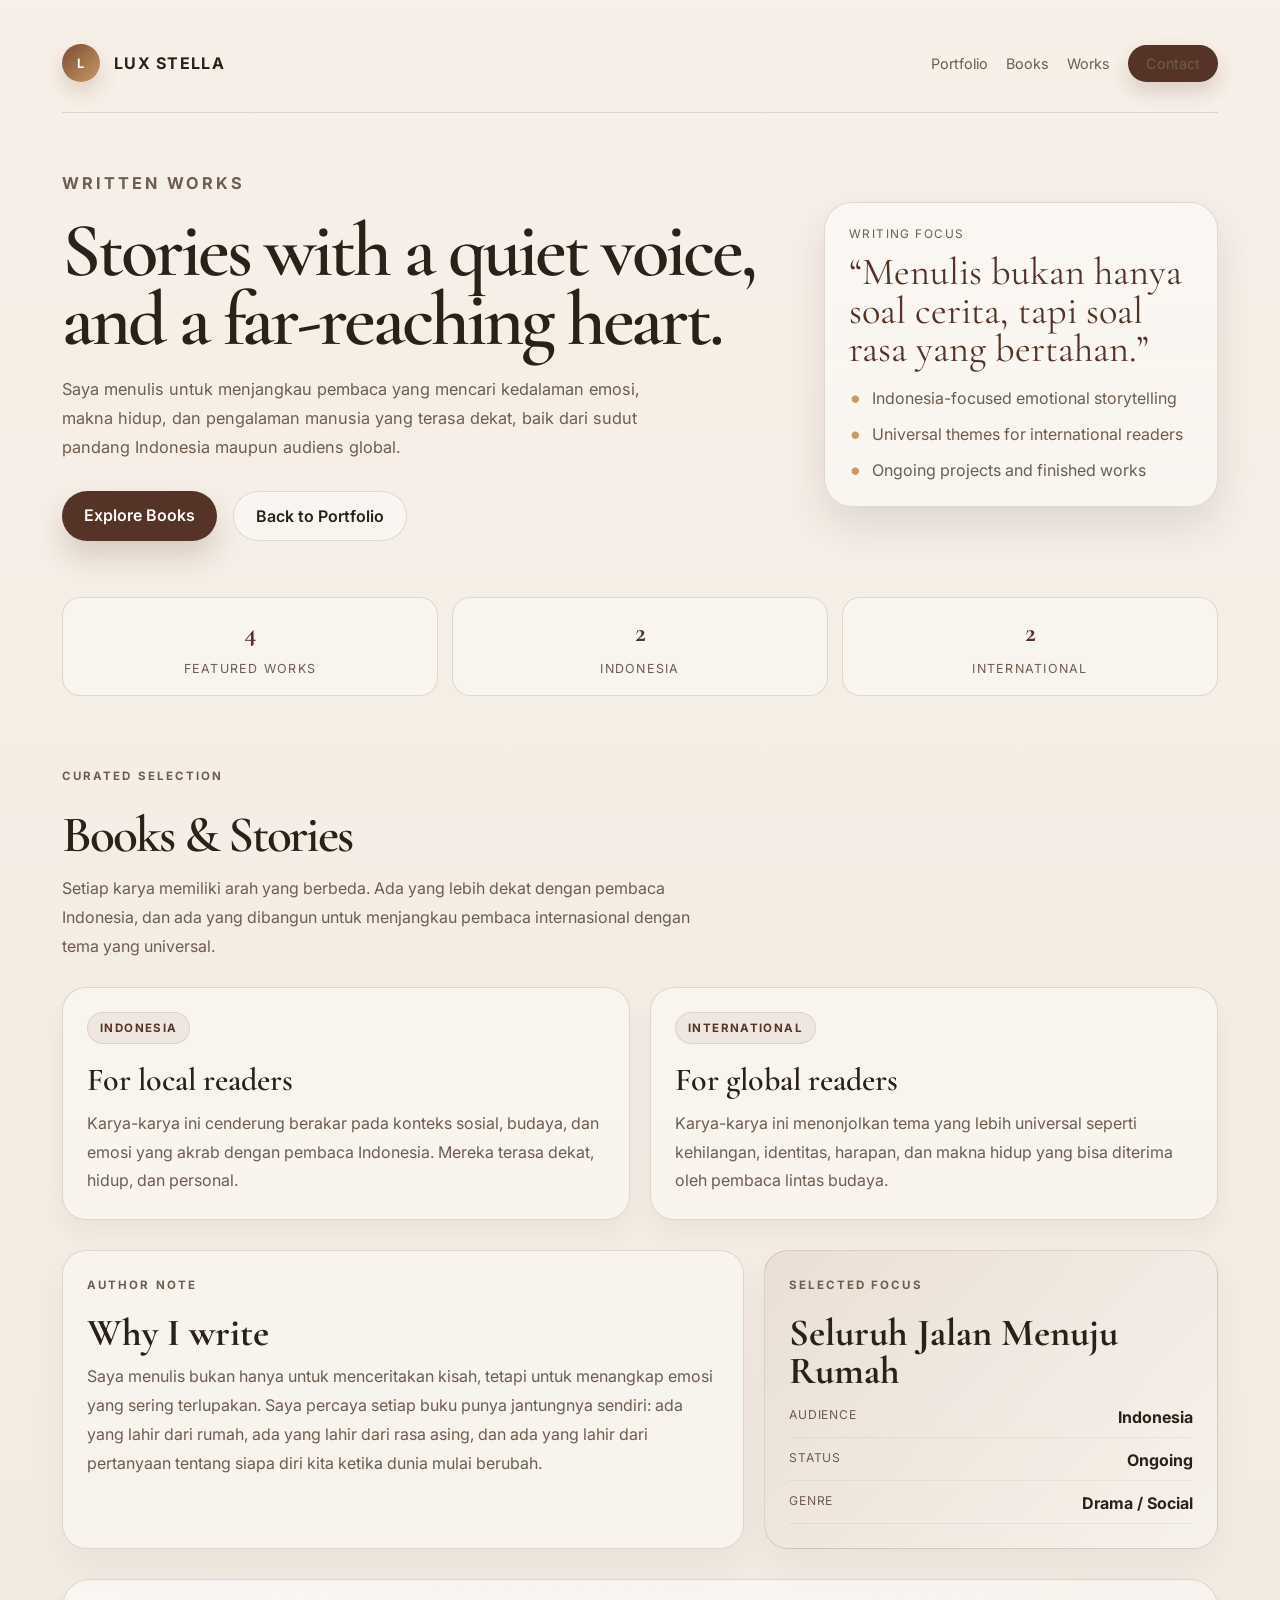
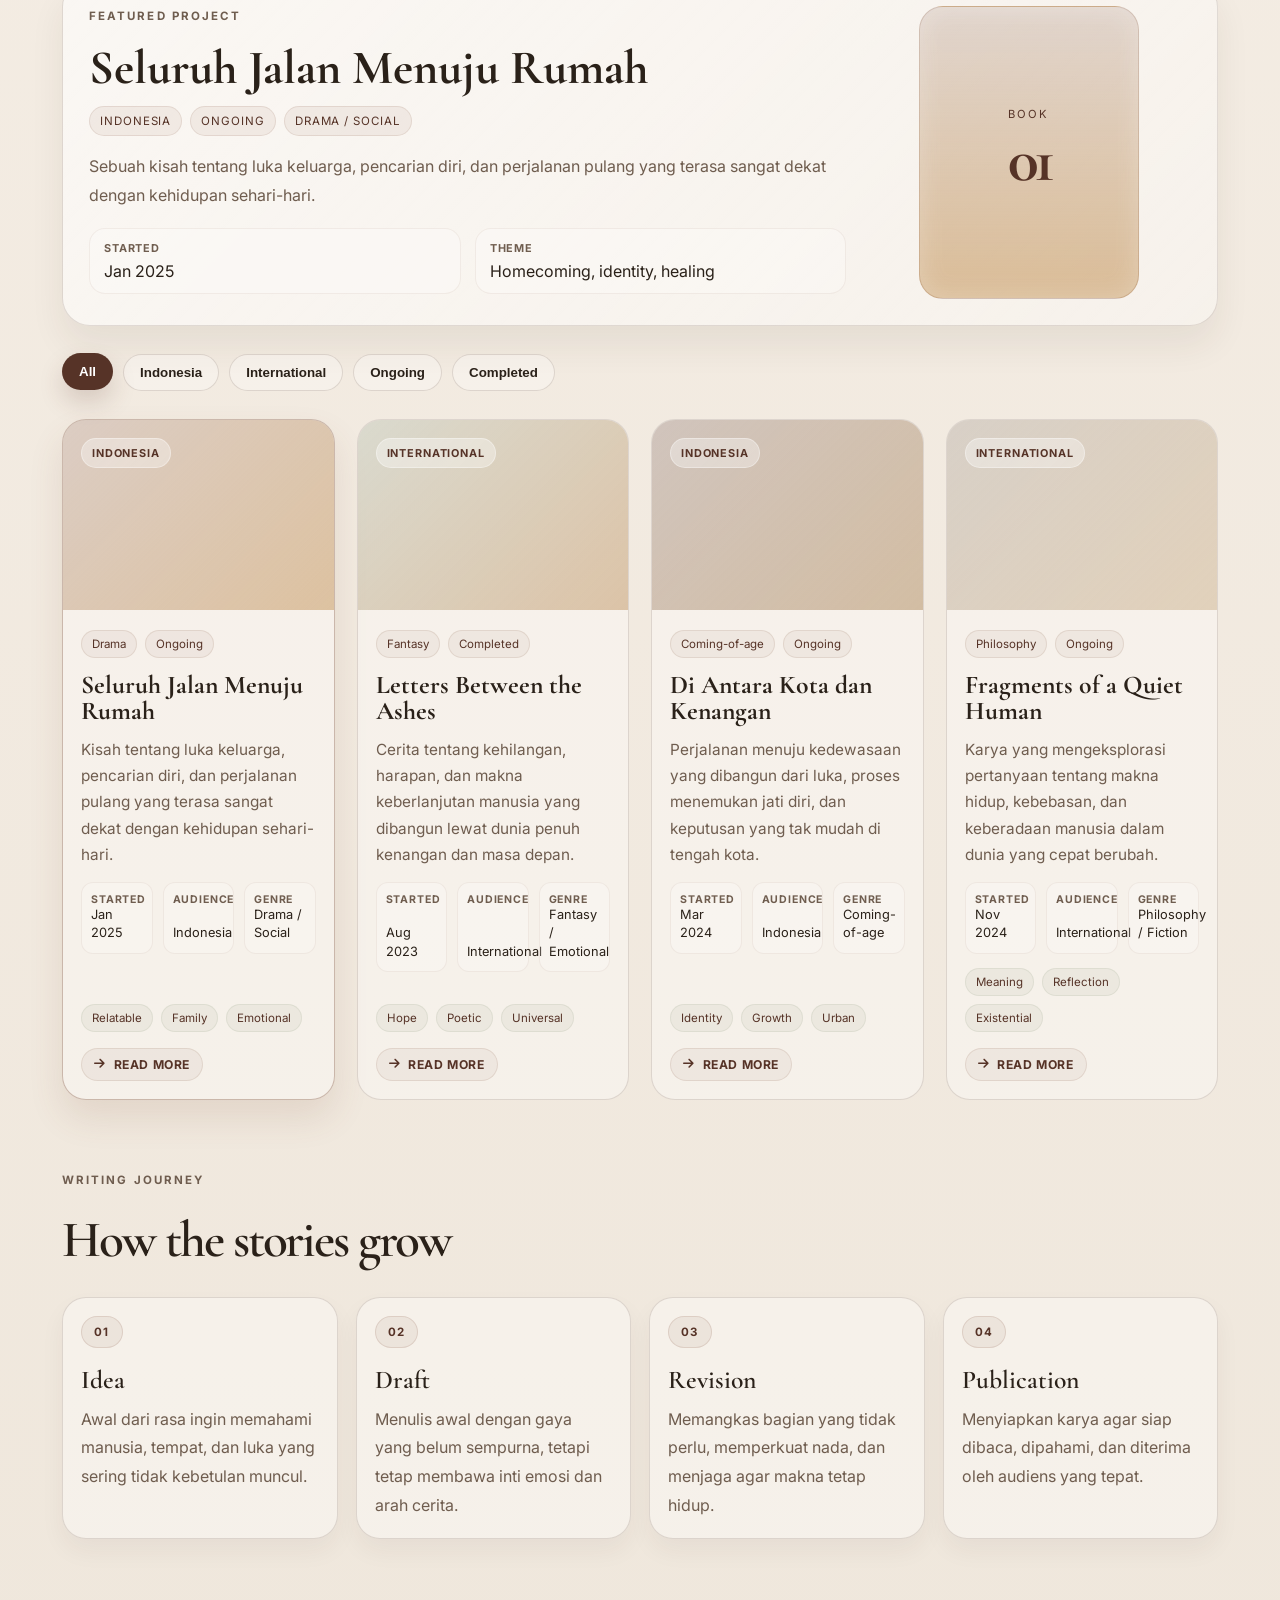
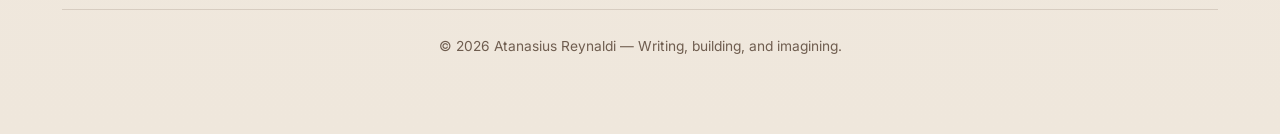
<file: books.html>
<!DOCTYPE html>
<html lang="id">
<head>
    <meta charset="UTF-8">
    <meta name="viewport" content="width=device-width, initial-scale=1.0">
    <title>Books | Atanasius Reynaldi</title>
    <meta name="description" content="Halaman buku dan karya tulis Atanasius Reynaldi, dengan pembagian audiens Indonesia dan internasional.">
    <link rel="preconnect" href="https://fonts.googleapis.com">
    <link rel="preconnect" href="https://fonts.gstatic.com" crossorigin>
    <link href="https://fonts.googleapis.com/css2?family=Cormorant+Garamond:wght@400;500;600;700&family=Inter:wght@400;500;600;700;800&display=swap" rel="stylesheet">
    <link rel="stylesheet" href="https://cdnjs.cloudflare.com/ajax/libs/font-awesome/6.5.0/css/all.min.css">
    <style>
        :root {
            --bg: #f3efe8;
            --bg-soft: #f9f5f0;
            --panel: rgba(255,255,255,0.5);
            --panel-strong: #f7f1e9;
            --text: #2a2119;
            --muted: #6f5d4f;
            --line: rgba(74, 52, 38, 0.15);
            --accent: #7a4b35;
            --accent-deep: #563327;
            --gold: #c89b63;
            --sage: #8f9b82;
            --shadow: rgba(58, 42, 31, 0.12);
        }

        * {
            box-sizing: border-box;
            margin: 0;
            padding: 0;
        }

        html {
            scroll-behavior: smooth;
        }

        body {
            font-family: 'Inter', sans-serif;
            background: linear-gradient(180deg, #f7f0e8 0%, #efe7dc 100%);
            color: var(--text);
        }

        body.loading {
            overflow: hidden;
        }

        a {
            color: inherit;
            text-decoration: none;
        }

        #loader {
            position: fixed;
            inset: 0;
            width: 100%;
            height: 100vh;
            background: linear-gradient(180deg, #d9c1a8 0%, #c8aa86 100%);
            display: flex;
            justify-content: center;
            align-items: center;
            z-index: 9999;
            transition: opacity 1s ease, visibility 1s ease;
        }

        #loader h1 {
            font-family: 'Cormorant Garamond', serif;
            font-size: clamp(2.2rem, 7vw, 4rem);
            color: #4b2d20;
            letter-spacing: 0.14em;
            text-transform: uppercase;
            font-weight: 600;
            animation: warmPulse 1.5s ease-in-out infinite;
        }

        #loader.hidden {
            opacity: 0;
            visibility: hidden;
        }

        @keyframes warmPulse {
            0%, 100% {
                opacity: 0.5;
                transform: scale(0.98);
            }
            50% {
                opacity: 1;
                transform: scale(1);
            }
        }

        .page-shell {
            max-width: 1200px;
            margin: 0 auto;
            padding: 24px 22px 80px;
        }

        .topbar {
            display: flex;
            justify-content: space-between;
            align-items: center;
            padding: 20px 0 30px;
            border-bottom: 1px solid var(--line);
        }

        .brand {
            display: flex;
            align-items: center;
            gap: 14px;
            font-weight: 700;
            letter-spacing: 0.08em;
            text-transform: uppercase;
        }

        .brand-mark {
            width: 38px;
            height: 38px;
            border-radius: 50%;
            background: linear-gradient(135deg, var(--accent) 0%, var(--gold) 100%);
            color: white;
            display: flex;
            align-items: center;
            justify-content: center;
            font-size: 0.8rem;
            box-shadow: 0 10px 20px rgba(122, 75, 53, 0.2);
        }

        .nav {
            display: flex;
            align-items: center;
            gap: 18px;
            flex-wrap: wrap;
        }

        .nav a {
            color: var(--muted);
            font-size: 0.9rem;
            transition: color 0.2s ease, transform 0.2s ease;
        }

        .nav a:hover {
            color: var(--accent-deep);
            transform: translateY(-1px);
        }

        .nav-cta {
            padding: 10px 18px;
            border-radius: 999px;
            background: var(--accent-deep);
            color: #fff;
            box-shadow: 0 10px 20px rgba(86, 51, 39, 0.18);
            transition: transform 0.2s ease, box-shadow 0.2s ease;
        }

        .nav-cta:hover {
            transform: translateY(-2px);
            box-shadow: 0 14px 24px rgba(86, 51, 39, 0.2);
        }

        .hero {
            display: grid;
            grid-template-columns: 1.3fr 0.7fr;
            gap: 30px;
            align-items: center;
            padding: 56px 0 30px;
            animation: fadeRise 0.7s ease both;
        }

        .eyebrow {
            color: var(--accent);
            letter-spacing: 0.18em;
            text-transform: uppercase;
            font-size: 0.72rem;
            font-weight: 700;
            margin-bottom: 18px;
        }

        h1 {
            font-family: 'Cormorant Garamond', serif;
            font-size: clamp(3rem, 6vw, 6rem);
            line-height: 0.9;
            letter-spacing: -0.04em;
            margin-bottom: 20px;
            font-weight: 600;
        }

        .hero p {
            max-width: 620px;
            color: var(--muted);
            line-height: 1.8;
            font-size: 1.02rem;
        }

        .hero-actions {
            display: flex;
            gap: 16px;
            flex-wrap: wrap;
            margin-top: 28px;
        }

        .primary-btn,
        .secondary-btn {
            padding: 14px 22px;
            border-radius: 999px;
            font-weight: 600;
            transition: transform 0.25s ease, box-shadow 0.25s ease, border-color 0.25s ease, background 0.25s ease;
        }

        .primary-btn {
            background: var(--accent-deep);
            color: #fff;
            box-shadow: 0 16px 28px rgba(86, 51, 39, 0.18);
        }

        .secondary-btn {
            border: 1px solid var(--line);
            background: rgba(255,255,255,0.4);
            color: var(--text);
        }

        .primary-btn:hover,
        .secondary-btn:hover {
            transform: translateY(-2px);
            box-shadow: 0 14px 24px rgba(86, 51, 39, 0.12);
        }

        .hero-card {
            background: linear-gradient(180deg, rgba(255,255,255,0.5), rgba(249,245,240,0.9));
            border: 1px solid var(--line);
            border-radius: 28px;
            padding: 24px;
            box-shadow: 0 18px 40px var(--shadow);
            transition: transform 0.25s ease, box-shadow 0.25s ease, border-color 0.25s ease;
        }

        .hero-card:hover {
            transform: translateY(-3px);
            border-color: rgba(122, 75, 53, 0.22);
            box-shadow: 0 22px 42px rgba(58, 42, 31, 0.09);
        }

        .hero-card .mini-title {
            font-size: 0.74rem;
            text-transform: uppercase;
            letter-spacing: 0.12em;
            color: var(--muted);
            margin-bottom: 12px;
        }

        .quote {
            font-family: 'Cormorant Garamond', serif;
            font-size: clamp(2rem, 3vw, 3rem);
            line-height: 1;
            margin-bottom: 18px;
            color: var(--accent-deep);
        }

        .hero-card ul {
            list-style: none;
            display: grid;
            gap: 12px;
            color: var(--muted);
        }

        .hero-card li {
            display: flex;
            align-items: center;
            gap: 10px;
        }

        .hero-card li::before {
            content: "•";
            color: var(--gold);
            font-size: 1.5rem;
            line-height: 1;
        }

        .stats {
            display: grid;
            grid-template-columns: repeat(3, minmax(0, 1fr));
            gap: 14px;
            margin-top: 26px;
        }

        .stat-box {
            background: rgba(255,255,255,0.34);
            border: 1px solid var(--line);
            border-radius: 18px;
            padding: 18px 14px;
            text-align: center;
        }

        .stat-box strong {
            display: block;
            font-size: 1.7rem;
            color: var(--accent-deep);
            margin-bottom: 8px;
            font-family: 'Cormorant Garamond', serif;
        }

        .stat-box span {
            font-size: 0.78rem;
            text-transform: uppercase;
            letter-spacing: 0.1em;
            color: var(--muted);
        }

        .section-title {
            margin-top: 70px;
            margin-bottom: 26px;
        }

        .section-title h2 {
            font-family: 'Cormorant Garamond', serif;
            font-size: clamp(2.5rem, 4vw, 4rem);
            font-weight: 600;
            letter-spacing: -0.04em;
            margin-bottom: 8px;
        }

        .section-title p {
            max-width: 640px;
            color: var(--muted);
            line-height: 1.8;
        }

        .audience-grid {
            display: grid;
            grid-template-columns: repeat(2, minmax(0, 1fr));
            gap: 20px;
            margin-bottom: 30px;
        }

        .audience-card {
            background: rgba(255,255,255,0.38);
            border: 1px solid var(--line);
            border-radius: 24px;
            padding: 24px;
            box-shadow: 0 12px 25px rgba(58, 42, 31, 0.05);
            animation: fadeRise 0.8s ease both;
        }

        .audience-card .label {
            display: inline-block;
            padding: 8px 12px;
            border-radius: 999px;
            background: rgba(122, 75, 53, 0.08);
            color: var(--accent-deep);
            border: 1px solid rgba(122, 75, 53, 0.14);
            margin-bottom: 16px;
            font-size: 0.72rem;
            text-transform: uppercase;
            letter-spacing: 0.12em;
            font-weight: 700;
        }

        .audience-card h3 {
            font-size: clamp(1.5rem, 3vw, 2rem);
            font-family: 'Cormorant Garamond', serif;
            margin-bottom: 10px;
            font-weight: 600;
        }

        .audience-card p {
            color: var(--muted);
            line-height: 1.8;
        }

        .filters {
            display: flex;
            flex-wrap: wrap;
            gap: 10px;
            margin: 16px 0 28px;
        }

        .filter-btn {
            border: 1px solid var(--line);
            background: rgba(255,255,255,0.3);
            color: var(--text);
            padding: 10px 16px;
            border-radius: 999px;
            cursor: pointer;
            transition: transform 0.2s ease, box-shadow 0.2s ease, background 0.2s ease, color 0.2s ease;
            font-weight: 600;
        }

        .filter-btn.active,
        .filter-btn:hover {
            background: var(--accent-deep);
            color: white;
            border-color: transparent;
            box-shadow: 0 12px 25px rgba(86, 51, 39, 0.18);
            transform: translateY(-1px);
        }

        .books-grid {
            display: grid;
            grid-template-columns: repeat(auto-fit, minmax(270px, 1fr));
            gap: 22px;
        }

        .spotlight {
            margin: 18px 0 28px;
        }

        .spotlight-panel {
            display: grid;
            grid-template-columns: 1.4fr 0.6fr;
            gap: 20px;
            background: linear-gradient(135deg, rgba(255,255,255,0.6), rgba(255,255,255,0.35));
            border: 1px solid var(--line);
            border-radius: 28px;
            padding: 26px;
            box-shadow: 0 20px 35px rgba(58, 42, 31, 0.07);
        }

        .author-note {
            display: grid;
            grid-template-columns: 1.2fr 0.8fr;
            gap: 20px;
            margin: 8px 0 30px;
        }

        .note-panel,
        .detail-panel {
            background: rgba(255,255,255,0.36);
            border: 1px solid var(--line);
            border-radius: 24px;
            padding: 24px;
            box-shadow: 0 18px 35px rgba(58, 42, 31, 0.05);
        }

        .note-panel h3,
        .detail-panel h3 {
            font-family: 'Cormorant Garamond', serif;
            font-size: clamp(2rem, 3vw, 2.8rem);
            margin-bottom: 10px;
            line-height: 1;
        }

        .note-panel p,
        .detail-panel p {
            color: var(--muted);
            line-height: 1.8;
        }

        .detail-panel {
            background: linear-gradient(135deg, rgba(122, 75, 53, 0.08), rgba(255,255,255,0.32));
        }

        .detail-panel .detail-list {
            list-style: none;
            margin-top: 16px;
            display: grid;
            gap: 12px;
        }

        .detail-panel .detail-list li {
            display: flex;
            justify-content: space-between;
            gap: 12px;
            padding-bottom: 10px;
            border-bottom: 1px solid rgba(122, 75, 53, 0.08);
            color: var(--text);
        }

        .detail-panel .detail-list span:first-child {
            color: var(--muted);
            font-size: 0.76rem;
            letter-spacing: 0.08em;
            text-transform: uppercase;
        }

        .spotlight-copy h3 {
            font-size: clamp(2.2rem, 4vw, 3rem);
            font-family: 'Cormorant Garamond', serif;
            line-height: 1;
            margin-bottom: 14px;
        }

        .spotlight-meta {
            display: flex;
            flex-wrap: wrap;
            gap: 8px;
            margin-bottom: 16px;
        }

        .spotlight-meta span {
            border-radius: 999px;
            padding: 7px 10px;
            background: rgba(122, 75, 53, 0.07);
            border: 1px solid rgba(122, 75, 53, 0.12);
            font-size: 0.72rem;
            color: var(--accent-deep);
            text-transform: uppercase;
            letter-spacing: 0.08em;
        }

        .spotlight-copy p {
            color: var(--muted);
            line-height: 1.8;
        }

        .spotlight-details {
            display: grid;
            grid-template-columns: repeat(2, minmax(0, 1fr));
            gap: 14px;
            margin-top: 18px;
        }

        .spotlight-details div {
            background: rgba(255,255,255,0.26);
            border: 1px solid rgba(122, 75, 53, 0.08);
            border-radius: 16px;
            padding: 12px 14px;
            display: flex;
            flex-direction: column;
            gap: 6px;
        }

        .spotlight-details strong {
            font-size: 0.68rem;
            letter-spacing: 0.08em;
            text-transform: uppercase;
            color: var(--muted);
        }

        .spotlight-art {
            display: flex;
            align-items: center;
            justify-content: center;
        }

        .spotlight-art-inner {
            width: min(220px, 100%);
            aspect-ratio: 3 / 4;
            border-radius: 24px;
            background: linear-gradient(180deg, rgba(122, 75, 53, 0.18), rgba(200, 155, 99, 0.62));
            border: 1px solid rgba(122, 75, 53, 0.15);
            box-shadow: inset 0 0 25px rgba(255,255,255,0.25);
            display: flex;
            flex-direction: column;
            align-items: center;
            justify-content: center;
            color: var(--accent-deep);
            text-transform: uppercase;
            letter-spacing: 0.12em;
        }

        .spotlight-art-inner span {
            font-size: 0.7rem;
        }

        .spotlight-art-inner strong {
            font-size: clamp(3rem, 6vw, 4rem);
            font-family: 'Cormorant Garamond', serif;
            letter-spacing: -0.08em;
        }

        @keyframes fadeRise {
            from {
                opacity: 0;
                transform: translateY(20px);
            }
            to {
                opacity: 1;
                transform: translateY(0);
            }
        }

        @keyframes softGlow {
            0%, 100% {
                box-shadow: 0 0 0 rgba(122, 75, 53, 0.0);
            }
            50% {
                box-shadow: 0 0 18px rgba(122, 75, 53, 0.08);
            }
        }

        .book-card {
            background: rgba(255,255,255,0.36);
            border: 1px solid var(--line);
            border-radius: 24px;
            overflow: hidden;
            transition: transform 0.25s ease, box-shadow 0.25s ease, border-color 0.25s ease;
            display: flex;
            flex-direction: column;
            cursor: pointer;
            animation: fadeRise 0.6s ease both;
        }

        .book-card:hover {
            transform: translateY(-5px);
            border-color: rgba(122, 75, 53, 0.2);
            box-shadow: 0 18px 35px rgba(58, 42, 31, 0.08);
        }

        .book-card.selected {
            border-color: rgba(122, 75, 53, 0.35);
            box-shadow: 0 18px 35px rgba(122, 75, 53, 0.12);
            animation: softGlow 1.4s ease-in-out infinite;
        }

        .book-cover,
        .book-content {
            transition: transform 0.25s ease, filter 0.25s ease;
        }

        .book-card:hover .book-cover,
        .book-card:hover .book-content {
            transform: translateY(-1px);
        }

        .book-card.hidden {
            display: none;
        }

        .book-cover {
            min-height: 190px;
            display: flex;
            align-items: flex-start;
            justify-content: flex-start;
            padding: 18px;
            position: relative;
        }

        .book-cover.cover-1 {
            background: linear-gradient(135deg, rgba(122, 75, 53, 0.22), rgba(200, 155, 99, 0.55));
        }

        .book-cover.cover-2 {
            background: linear-gradient(135deg, rgba(143, 155, 130, 0.28), rgba(198, 157, 111, 0.55));
        }

        .book-cover.cover-3 {
            background: linear-gradient(135deg, rgba(86, 51, 39, 0.24), rgba(181, 146, 104, 0.55));
        }

        .book-cover.cover-4 {
            background: linear-gradient(135deg, rgba(117, 100, 82, 0.24), rgba(208, 182, 147, 0.55));
        }

        .cover-tag {
            padding: 7px 10px;
            border-radius: 999px;
            font-size: 0.68rem;
            letter-spacing: 0.08em;
            text-transform: uppercase;
            font-weight: 700;
            background: rgba(255,255,255,0.35);
            border: 1px solid rgba(255,255,255,0.35);
            color: var(--accent-deep);
        }

        .book-content {
            padding: 20px 18px 18px;
            display: flex;
            flex-direction: column;
            gap: 14px;
            flex: 1;
        }

        .book-meta {
            display: flex;
            flex-wrap: wrap;
            gap: 8px;
        }

        .book-meta span {
            font-size: 0.72rem;
            padding: 6px 10px;
            border-radius: 999px;
            background: rgba(122, 75, 53, 0.06);
            border: 1px solid rgba(122, 75, 53, 0.12);
            color: var(--accent-deep);
        }

        .book-content h3 {
            font-size: 1.6rem;
            font-weight: 700;
            font-family: 'Cormorant Garamond', serif;
            line-height: 1;
        }

        .book-description {
            color: var(--muted);
            line-height: 1.7;
            font-size: 0.96rem;
        }

        .book-details {
            display: grid;
            grid-template-columns: repeat(3, minmax(0, 1fr));
            gap: 10px;
        }

        .book-details div {
            background: rgba(255,255,255,0.22);
            border-radius: 12px;
            padding: 10px 9px;
            border: 1px solid rgba(122, 75, 53, 0.08);
            min-height: 72px;
            display: flex;
            flex-direction: column;
            justify-content: space-between;
        }

        .book-details strong {
            display: block;
            font-size: 0.66rem;
            letter-spacing: 0.08em;
            text-transform: uppercase;
            color: var(--muted);
        }

        .book-details span {
            font-size: 0.8rem;
            color: var(--text);
            line-height: 1.45;
        }

        .book-tags {
            display: flex;
            flex-wrap: wrap;
            gap: 8px;
            margin-top: auto;
        }

        .book-tags span {
            border-radius: 999px;
            padding: 6px 10px;
            background: rgba(143, 155, 130, 0.1);
            color: var(--accent-deep);
            border: 1px solid rgba(143, 155, 130, 0.15);
            font-size: 0.72rem;
        }

        .book-actions {
            display: flex;
            justify-content: flex-start;
            margin-top: 2px;
        }

        .read-more {
            display: inline-flex;
            align-items: center;
            justify-content: center;
            gap: 8px;
            background: rgba(122, 75, 53, 0.06);
            border: 1px solid rgba(122, 75, 53, 0.12);
            color: var(--accent-deep);
            border-radius: 999px;
            padding: 8px 12px;
            font-size: 0.76rem;
            font-weight: 700;
            letter-spacing: 0.05em;
            text-transform: uppercase;
            cursor: pointer;
            font-family: 'Inter', sans-serif;
            appearance: none;
            -webkit-appearance: none;
            transition: transform 0.25s ease, background 0.25s ease, box-shadow 0.25s ease;
        }

        .read-more:hover {
            transform: translateY(-2px);
            background: rgba(122, 75, 53, 0.12);
            box-shadow: 0 10px 18px rgba(122, 75, 53, 0.1);
        }

        .footer {
            margin-top: 70px;
            text-align: center;
            color: var(--muted);
            border-top: 1px solid var(--line);
            padding-top: 28px;
            font-size: 0.86rem;
        }

        @media (max-width: 840px) {
            .page-shell {
                padding-top: 18px;
            }

            .hero,
            .audience-grid,
            .spotlight-panel,
            .author-note {
                grid-template-columns: 1fr;
            }

            .topbar {
                flex-direction: column;
                align-items: flex-start;
                gap: 18px;
            }

            .nav {
                width: 100%;
                justify-content: flex-start;
                gap: 12px 16px;
            }

            .hero {
                padding-top: 42px;
            }

            .stats {
                grid-template-columns: repeat(3, minmax(0, 1fr));
            }
        }

        @media (max-width: 520px) {
            .page-shell {
                padding-left: 16px;
                padding-right: 16px;
            }

            .brand {
                font-size: 0.78rem;
                letter-spacing: 0.06em;
            }

            .brand-mark {
                width: 32px;
                height: 32px;
            }

            .nav {
                flex-wrap: wrap;
            }

            .nav a {
                font-size: 0.82rem;
            }

            .nav-cta,
            .primary-btn,
            .secondary-btn {
                width: 100%;
                justify-content: center;
                text-align: center;
            }

            .hero-actions {
                flex-direction: column;
                align-items: stretch;
            }

            .stats,
            .book-details,
            .spotlight-details {
                grid-template-columns: 1fr;
            }

            .section-title {
                margin-top: 54px;
            }

            .book-content h3 {
                font-size: 1.5rem;
            }

            .spotlight-copy h3 {
                font-size: 2.4rem;
            }

            .hero-card,
            .audience-card,
            .note-panel,
            .detail-panel,
            .spotlight-panel {
                border-radius: 20px;
            }
        }
    </style>
</head>
<body class="loading">
    <div id="loader">
        <h1>Lux Stella</h1>
    </div>

    <div class="page-shell">
        <header class="topbar">
            <div class="brand">
                <div class="brand-mark">L</div>
                <span>Lux Stella</span>
            </div>
            <nav class="nav" aria-label="Main navigation">
                <a href="index.html">Portfolio</a>
                <a href="books.html">Books</a>
                <a href="#works">Works</a>
                <a class="nav-cta" href="index.html#contact">Contact</a>
            </nav>
        </header>

        <main>
            <section class="hero">
                <div>
                    <p class="eyebrow">Written Works</p>
                    <h1>Stories with a quiet voice, and a far-reaching heart.</h1>
                    <p>
                        Saya menulis untuk menjangkau pembaca yang mencari kedalaman emosi, makna hidup, dan pengalaman manusia yang terasa dekat, baik dari sudut pandang Indonesia maupun audiens global.
                    </p>
                    <div class="hero-actions">
                        <a class="primary-btn" href="#works">Explore Books</a>
                        <a class="secondary-btn" href="index.html">Back to Portfolio</a>
                    </div>
                </div>

                <aside class="hero-card">
                    <div class="mini-title">Writing Focus</div>
                    <div class="quote">“Menulis bukan hanya soal cerita, tapi soal rasa yang bertahan.”</div>
                    <ul>
                        <li>Indonesia-focused emotional storytelling</li>
                        <li>Universal themes for international readers</li>
                        <li>Ongoing projects and finished works</li>
                    </ul>
                </aside>
            </section>

            <div class="stats" aria-label="Book statistics">
                <div class="stat-box">
                    <strong>4</strong>
                    <span>Featured works</span>
                </div>
                <div class="stat-box">
                    <strong>2</strong>
                    <span>Indonesia</span>
                </div>
                <div class="stat-box">
                    <strong>2</strong>
                    <span>International</span>
                </div>
            </div>

            <section class="section-title" id="works">
                <p class="eyebrow">Curated selection</p>
                <h2>Books & Stories</h2>
                <p>
                    Setiap karya memiliki arah yang berbeda. Ada yang lebih dekat dengan pembaca Indonesia, dan ada yang dibangun untuk menjangkau pembaca internasional dengan tema yang universal.
                </p>
            </section>

            <section aria-label="Audience overview">
                <div class="audience-grid">
                    <article class="audience-card">
                        <span class="label">Indonesia</span>
                        <h3>For local readers</h3>
                        <p>
                            Karya-karya ini cenderung berakar pada konteks sosial, budaya, dan emosi yang akrab dengan pembaca Indonesia. Mereka terasa dekat, hidup, dan personal.
                        </p>
                    </article>

                    <article class="audience-card">
                        <span class="label">International</span>
                        <h3>For global readers</h3>
                        <p>
                            Karya-karya ini menonjolkan tema yang lebih universal seperti kehilangan, identitas, harapan, dan makna hidup yang bisa diterima oleh pembaca lintas budaya.
                        </p>
                    </article>
                </div>
            </section>

            <section class="author-note" aria-label="Author note and book detail overview">
                <article class="note-panel">
                    <p class="eyebrow">Author note</p>
                    <h3>Why I write</h3>
                    <p>
                        Saya menulis bukan hanya untuk menceritakan kisah, tetapi untuk menangkap emosi yang sering terlupakan. Saya percaya setiap buku punya jantungnya sendiri: ada yang lahir dari rumah, ada yang lahir dari rasa asing, dan ada yang lahir dari pertanyaan tentang siapa diri kita ketika dunia mulai berubah.
                    </p>
                </article>

                <aside class="detail-panel">
                    <p class="eyebrow">Selected focus</p>
                    <h3 id="detail-title">Seluruh Jalan Menuju Rumah</h3>
                    <ul class="detail-list">
                        <li><span>Audience</span><strong id="detail-audience">Indonesia</strong></li>
                        <li><span>Status</span><strong id="detail-status">Ongoing</strong></li>
                        <li><span>Genre</span><strong id="detail-genre">Drama / Social</strong></li>
                    </ul>
                </aside>
            </section>

            <section class="spotlight" id="spotlight" aria-label="Featured written work">
                <div class="spotlight-panel">
                    <div class="spotlight-copy">
                        <p class="eyebrow">Featured project</p>
                        <h3 id="spotlight-title">Seluruh Jalan Menuju Rumah</h3>
                        <div class="spotlight-meta">
                            <span id="spotlight-audience">Indonesia</span>
                            <span id="spotlight-status">Ongoing</span>
                            <span id="spotlight-genre">Drama / Social</span>
                        </div>
                        <p id="spotlight-summary">
                            Sebuah kisah tentang luka keluarga, pencarian diri, dan perjalanan pulang yang terasa sangat dekat dengan kehidupan sehari-hari.
                        </p>
                        <div class="spotlight-details">
                            <div>
                                <strong>Started</strong>
                                <span id="spotlight-start">Jan 2025</span>
                            </div>
                            <div>
                                <strong>Theme</strong>
                                <span id="spotlight-theme">Homecoming, identity, healing</span>
                            </div>
                        </div>
                    </div>
                    <div class="spotlight-art">
                        <div class="spotlight-art-inner">
                            <span>Book</span>
                            <strong>01</strong>
                        </div>
                    </div>
                </div>
            </section>

            <div class="filters" aria-label="Book filter buttons">
                <button class="filter-btn active" data-filter="all">All</button>
                <button class="filter-btn" data-filter="indonesia">Indonesia</button>
                <button class="filter-btn" data-filter="international">International</button>
                <button class="filter-btn" data-filter="ongoing">Ongoing</button>
                <button class="filter-btn" data-filter="completed">Completed</button>
            </div>

            <section class="books-grid" aria-label="List of written books">
                <article class="book-card selected" data-title="Seluruh Jalan Menuju Rumah" data-audience="Indonesia" data-status="Ongoing" data-genre="Drama / Social" data-start="Jan 2025" data-theme="Homecoming, identity, healing" data-summary="Sebuah kisah tentang luka keluarga, pencarian diri, dan perjalanan pulang yang terasa sangat dekat dengan kehidupan sehari-hari." data-order="01">
                    <div class="book-cover cover-1">
                        <span class="cover-tag">Indonesia</span>
                    </div>
                    <div class="book-content">
                        <div class="book-meta">
                            <span>Drama</span>
                            <span>Ongoing</span>
                        </div>
                        <h3>Seluruh Jalan Menuju Rumah</h3>
                        <p class="book-description">Kisah tentang luka keluarga, pencarian diri, dan perjalanan pulang yang terasa sangat dekat dengan kehidupan sehari-hari.</p>
                        <div class="book-details">
                            <div>
                                <strong>Started</strong>
                                <span>Jan 2025</span>
                            </div>
                            <div>
                                <strong>Audience</strong>
                                <span>Indonesia</span>
                            </div>
                            <div>
                                <strong>Genre</strong>
                                <span>Drama / Social</span>
                            </div>
                        </div>
                        <div class="book-tags">
                            <span>Relatable</span>
                            <span>Family</span>
                            <span>Emotional</span>
                        </div>
                        <div class="book-actions">
                            <button type="button" class="read-more"><i class="fas fa-arrow-right"></i> Read more</button>
                        </div>
                    </div>
                </article>

                <article class="book-card" data-title="Letters Between the Ashes" data-audience="International" data-status="Completed" data-genre="Fantasy / Emotional" data-start="Aug 2023" data-theme="Loss, hope, continuity" data-summary="Cerita tentang kehilangan, harapan, dan makna keberlanjutan manusia yang dibangun lewat dunia penuh kenangan dan masa depan." data-order="02">
                    <div class="book-cover cover-2">
                        <span class="cover-tag">International</span>
                    </div>
                    <div class="book-content">
                        <div class="book-meta">
                            <span>Fantasy</span>
                            <span>Completed</span>
                        </div>
                        <h3>Letters Between the Ashes</h3>
                        <p class="book-description">Cerita tentang kehilangan, harapan, dan makna keberlanjutan manusia yang dibangun lewat dunia penuh kenangan dan masa depan.</p>
                        <div class="book-details">
                            <div>
                                <strong>Started</strong>
                                <span>Aug 2023</span>
                            </div>
                            <div>
                                <strong>Audience</strong>
                                <span>International</span>
                            </div>
                            <div>
                                <strong>Genre</strong>
                                <span>Fantasy / Emotional</span>
                            </div>
                        </div>
                        <div class="book-tags">
                            <span>Hope</span>
                            <span>Poetic</span>
                            <span>Universal</span>
                        </div>
                        <div class="book-actions">
                            <button type="button" class="read-more"><i class="fas fa-arrow-right"></i> Read more</button>
                        </div>
                    </div>
                </article>

                <article class="book-card" data-title="Di Antara Kota dan Kenangan" data-audience="Indonesia" data-status="Ongoing" data-genre="Coming-of-age" data-start="Mar 2024" data-theme="Identity, growth, urban life" data-summary="Perjalanan menuju kedewasaan yang dibangun dari luka, proses menemukan jati diri, dan keputusan yang tak mudah di tengah kota." data-order="03">
                    <div class="book-cover cover-3">
                        <span class="cover-tag">Indonesia</span>
                    </div>
                    <div class="book-content">
                        <div class="book-meta">
                            <span>Coming-of-age</span>
                            <span>Ongoing</span>
                        </div>
                        <h3>Di Antara Kota dan Kenangan</h3>
                        <p class="book-description">Perjalanan menuju kedewasaan yang dibangun dari luka, proses menemukan jati diri, dan keputusan yang tak mudah di tengah kota.</p>
                        <div class="book-details">
                            <div>
                                <strong>Started</strong>
                                <span>Mar 2024</span>
                            </div>
                            <div>
                                <strong>Audience</strong>
                                <span>Indonesia</span>
                            </div>
                            <div>
                                <strong>Genre</strong>
                                <span>Coming-of-age</span>
                            </div>
                        </div>
                        <div class="book-tags">
                            <span>Identity</span>
                            <span>Growth</span>
                            <span>Urban</span>
                        </div>
                        <div class="book-actions">
                            <button type="button" class="read-more"><i class="fas fa-arrow-right"></i> Read more</button>
                        </div>
                    </div>
                </article>

                <article class="book-card" data-title="Fragments of a Quiet Human" data-audience="International" data-status="Ongoing" data-genre="Philosophy / Fiction" data-start="Nov 2024" data-theme="Meaning, loneliness, existence" data-summary="Karya yang mengeksplorasi pertanyaan tentang makna hidup, kebebasan, dan keberadaan manusia dalam dunia yang cepat berubah." data-order="04">
                    <div class="book-cover cover-4">
                        <span class="cover-tag">International</span>
                    </div>
                    <div class="book-content">
                        <div class="book-meta">
                            <span>Philosophy</span>
                            <span>Ongoing</span>
                        </div>
                        <h3>Fragments of a Quiet Human</h3>
                        <p class="book-description">Karya yang mengeksplorasi pertanyaan tentang makna hidup, kebebasan, dan keberadaan manusia dalam dunia yang cepat berubah.</p>
                        <div class="book-details">
                            <div>
                                <strong>Started</strong>
                                <span>Nov 2024</span>
                            </div>
                            <div>
                                <strong>Audience</strong>
                                <span>International</span>
                            </div>
                            <div>
                                <strong>Genre</strong>
                                <span>Philosophy / Fiction</span>
                            </div>
                        </div>
                        <div class="book-tags">
                            <span>Meaning</span>
                            <span>Reflection</span>
                            <span>Existential</span>
                        </div>
                        <div class="book-actions">
                            <button type="button" class="read-more"><i class="fas fa-arrow-right"></i> Read more</button>
                        </div>
                    </div>
                </article>
            </section>

            <section class="section-title" aria-label="Writing journey timeline">
                <p class="eyebrow">Writing journey</p>
                <h2>How the stories grow</h2>
            </section>

            <section class="journey" style="display:grid;grid-template-columns:repeat(auto-fit,minmax(220px,1fr));gap:18px;margin-top:10px;">
                <article class="audience-card" style="padding:18px;">
                    <span class="label">01</span>
                    <h3 style="font-size:1.6rem;">Idea</h3>
                    <p>Awal dari rasa ingin memahami manusia, tempat, dan luka yang sering tidak kebetulan muncul.</p>
                </article>
                <article class="audience-card" style="padding:18px;">
                    <span class="label">02</span>
                    <h3 style="font-size:1.6rem;">Draft</h3>
                    <p>Menulis awal dengan gaya yang belum sempurna, tetapi tetap membawa inti emosi dan arah cerita.</p>
                </article>
                <article class="audience-card" style="padding:18px;">
                    <span class="label">03</span>
                    <h3 style="font-size:1.6rem;">Revision</h3>
                    <p>Memangkas bagian yang tidak perlu, memperkuat nada, dan menjaga agar makna tetap hidup.</p>
                </article>
                <article class="audience-card" style="padding:18px;">
                    <span class="label">04</span>
                    <h3 style="font-size:1.6rem;">Publication</h3>
                    <p>Menyiapkan karya agar siap dibaca, dipahami, dan diterima oleh audiens yang tepat.</p>
                </article>
            </section>
        </main>

        <footer class="footer">
            © 2026 Atanasius Reynaldi — Writing, building, and imagining.
        </footer>
    </div>

    <script>
        const buttons = document.querySelectorAll('.filter-btn');
        const cards = document.querySelectorAll('.book-card');
        const readMoreButtons = document.querySelectorAll('.read-more');
        const spotlightTitle = document.getElementById('spotlight-title');
        const spotlightAudience = document.getElementById('spotlight-audience');
        const spotlightStatus = document.getElementById('spotlight-status');
        const spotlightGenre = document.getElementById('spotlight-genre');
        const spotlightSummary = document.getElementById('spotlight-summary');
        const spotlightStart = document.getElementById('spotlight-start');
        const spotlightTheme = document.getElementById('spotlight-theme');
        const spotlightArtNumber = document.querySelector('.spotlight-art-inner strong');
        const detailTitle = document.getElementById('detail-title');
        const detailAudience = document.getElementById('detail-audience');
        const detailStatus = document.getElementById('detail-status');
        const detailGenre = document.getElementById('detail-genre');
        const spotlightSection = document.getElementById('spotlight');

        function updateSpotlight(card) {
            const title = card.dataset.title;
            const audience = card.dataset.audience;
            const status = card.dataset.status;
            const genre = card.dataset.genre;
            const start = card.dataset.start;
            const theme = card.dataset.theme;
            const summary = card.dataset.summary;
            const order = card.dataset.order;

            spotlightTitle.textContent = title;
            spotlightAudience.textContent = audience;
            spotlightStatus.textContent = status;
            spotlightGenre.textContent = genre;
            spotlightSummary.textContent = summary;
            spotlightStart.textContent = start;
            spotlightTheme.textContent = theme;
            spotlightArtNumber.textContent = order;

            detailTitle.textContent = title;
            detailAudience.textContent = audience;
            detailStatus.textContent = status;
            detailGenre.textContent = genre;

            cards.forEach(item => item.classList.toggle('selected', item === card));
        }

        cards.forEach(card => {
            card.addEventListener('click', () => updateSpotlight(card));
        });

        readMoreButtons.forEach(button => {
            button.addEventListener('click', (event) => {
                event.stopPropagation();
                const card = button.closest('.book-card');
                if (!card) return;

                updateSpotlight(card);
                spotlightSection.scrollIntoView({ behavior: 'smooth', block: 'start' });
            });
        });

        buttons.forEach(button => {
            button.addEventListener('click', () => {
                const filter = button.dataset.filter;

                buttons.forEach(btn => btn.classList.toggle('active', btn === button));

                cards.forEach(card => {
                    const audience = card.dataset.audience.toLowerCase();
                    const status = card.dataset.status.toLowerCase();
                    const matches = filter === 'all'
                        ? true
                        : filter === audience || filter === status;

                    card.classList.toggle('hidden', !matches);
                });
            });
        });

        window.addEventListener('load', () => {
            const loader = document.getElementById('loader');
            setTimeout(() => {
                loader.classList.add('hidden');
                document.body.classList.remove('loading');
            }, 1200);
        });
    </script>
</body>
</html>
</file>
